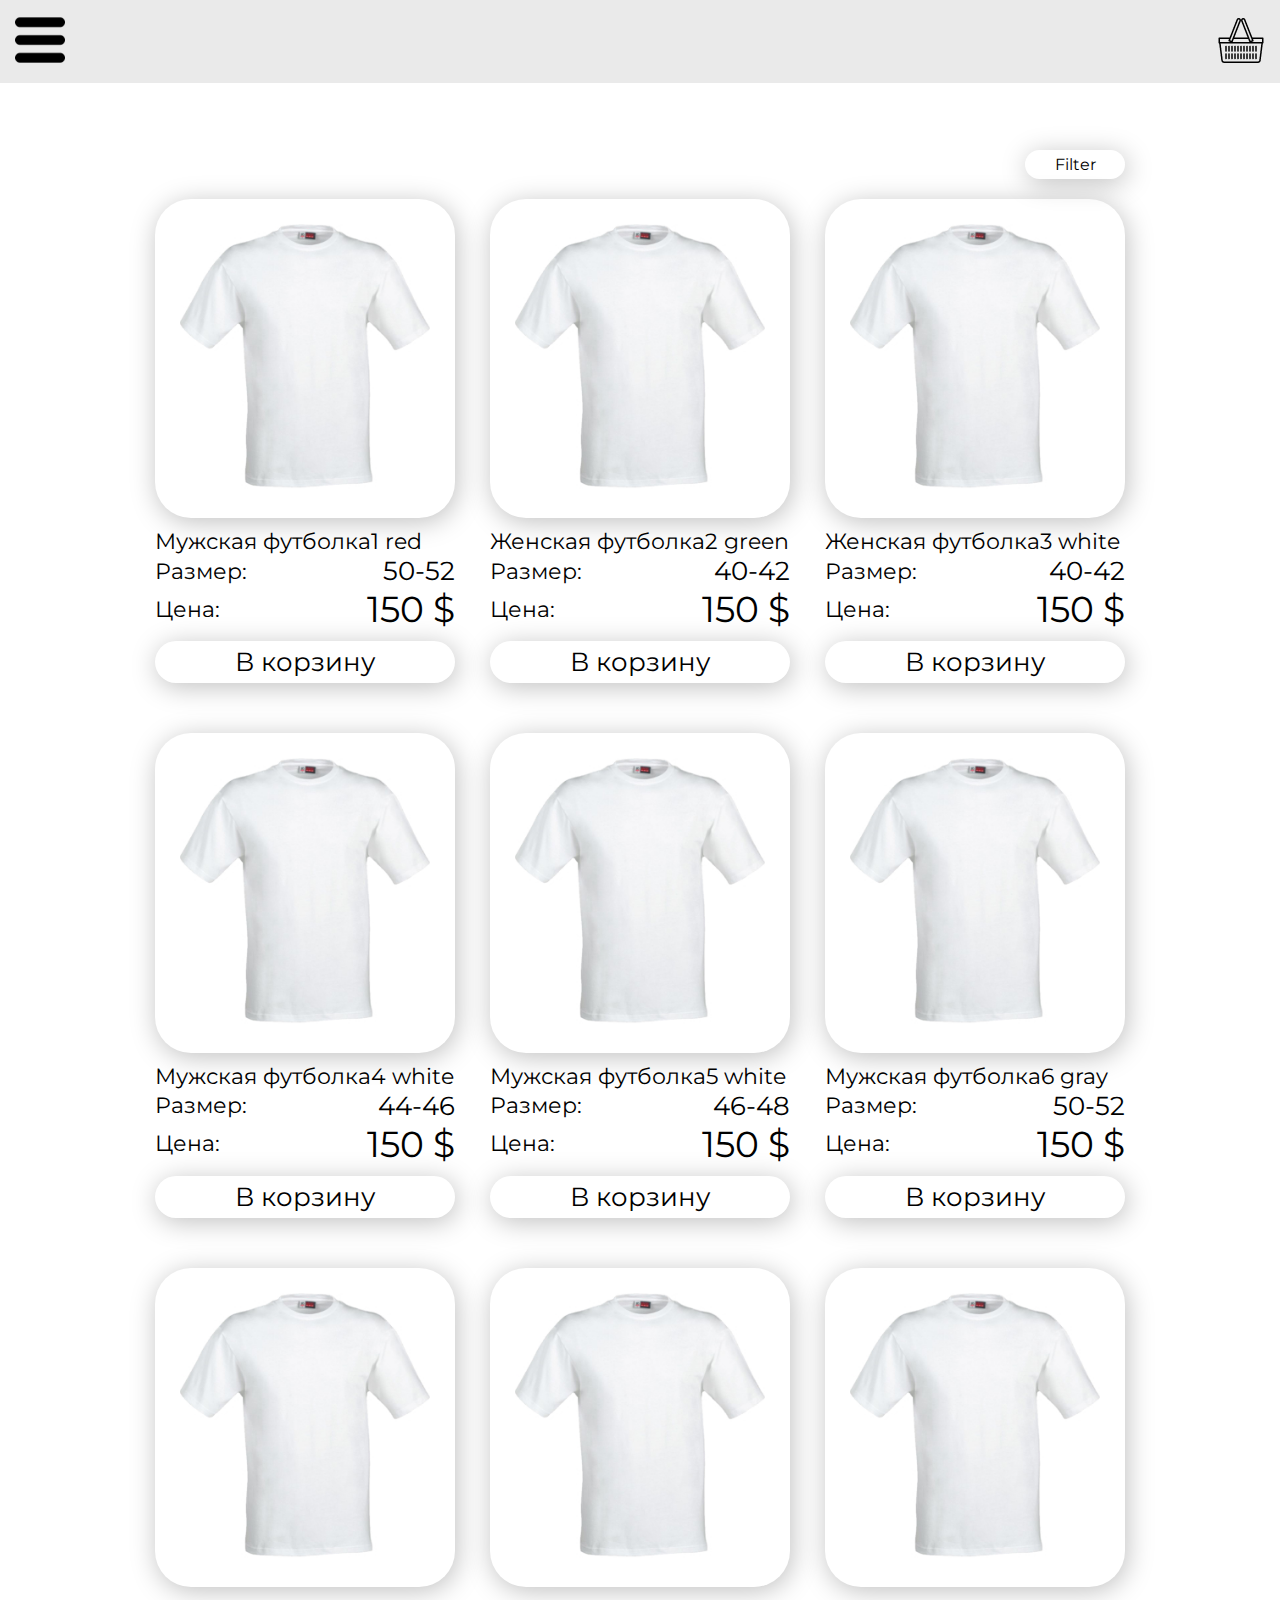
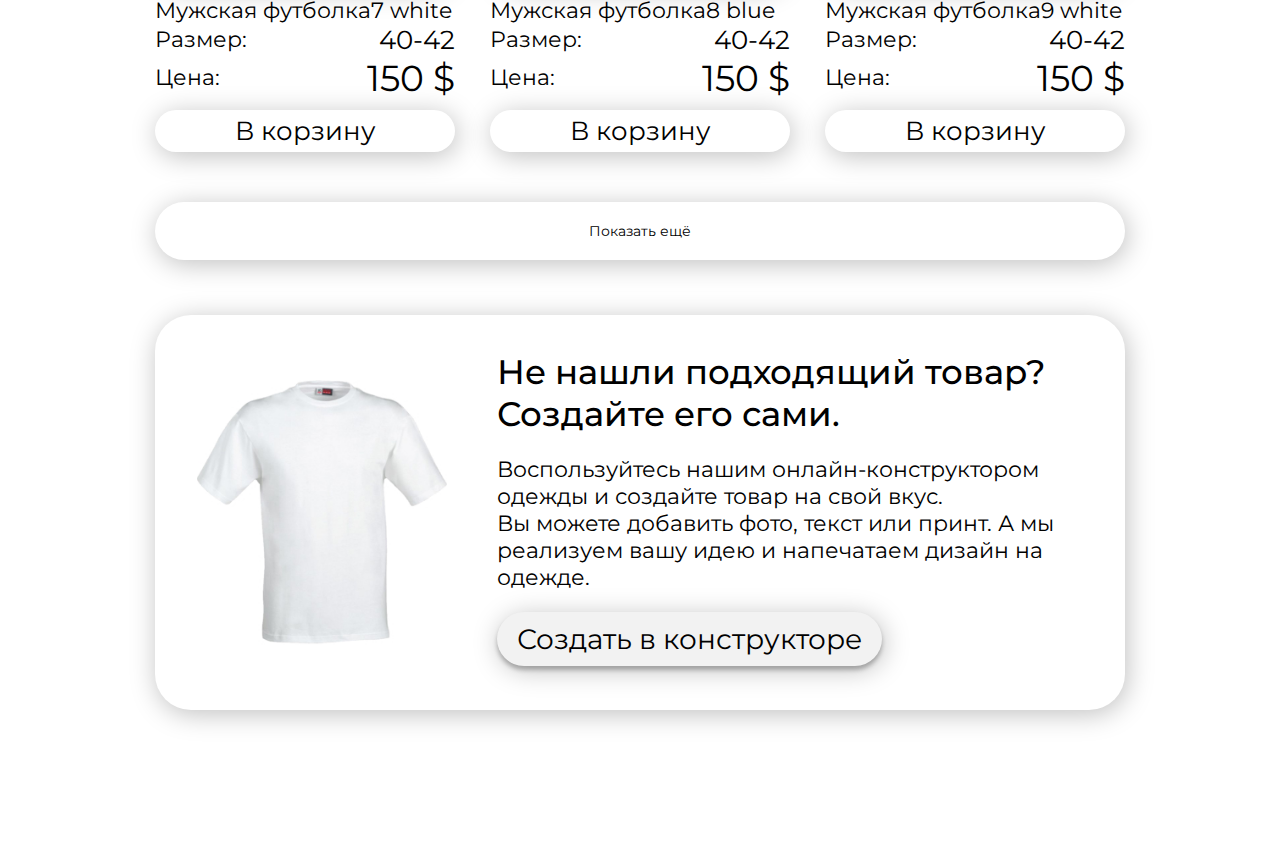
<file: views/index.html>
<!DOCTYPE html>
<html lang="en">
<head>
    <meta charset="UTF-8">
    <meta http-equiv="X-UA-Compatible" content="IE=edge">
    <meta name="viewport" content="width=device-width, initial-scale=1.0">
    <link rel="icon" type="image/png" href="../public/img/icons/storage.png">
    <link rel="stylesheet" href="../public/main.css">
    <link rel="preconnect" href="https://fonts.googleapis.com">
    <link rel="preconnect" href="https://fonts.gstatic.com" crossorigin>
    <link href="https://fonts.googleapis.com/css2?family=Montserrat:wght@300;400;500&display=swap" rel="stylesheet">
    <title>Closes store</title>
</head>
<body>
    <header>
        <div class="full__wrapper">
            <div class="header__container">
                <div class="contacts">
                    <div class="work__time">
                        Режим работы: 10.00-20.00
                    </div>
                    <div class="phone__number">
                        Телефон: <a href="tel:8(800)300-49-49">8(800)300-49-49</a>
                        <a href="#">Заказать обратный звонок</a>
                    </div>
                    <div class="email">
                        Почта: <a href="mailto:info@gmail.com">info@gmail.com</a>
                    </div>
                </div>
            </div>
            
            <div class="menu__wrapper">
                <div class="header__container">
                    <div class="menu">
                        <nav>
                            <ul>
                                <li><a href="#">О нас</a></li>
                                <li><a href="#">Доставка</a></li>
                                <li><a href="#">Оплата</a></li>
                                <li><a href="#">Отзывы</a></li>
                                <li><a href="#">Вопросы</a></li>
                                <li><a href="#">ОПТ</a></li>
                                <li><a href="#">Услуги</a></li>
                            </ul>
                        </nav>
                        <div class="info">
                            <div class="lang">Язык сайта: <a href="#">EN</a>/<a href="#">UA</a></div> 
                            <div class="phone__number"><a href="tel:8(800)300-49-49">8(800)300-49-49</a></div> 
                        </div>
                    </div>
                </div>
            </div>
    
            <div class="header__container">
                <div class="bottom__menu">
                    <nav>
                        <ul>
                            <li><a href="#">Каталог одежды</a></li>
                            <li><a href="#">Экипировка</a></li>
                            <li><a href="#">Форма под заказ</a></li>
                            <li><button class="create__button">Создать свой дизайн</button></li>
                            <li>
                                <button class="basket__button">
                                    <div class="basket">
                                        <div class="count" id="count">0</div>
                                        <img src="../public/img/icons/storage.png" alt="basket">
                                    </div>                                
                                    Корзина
                                </button>
                            </li>
                        </ul>
                    </nav>
                </div>
            </div>
        </div>
        <div class="adaptive__wrapper">
            <button id="menu__btn" class="menu__btn"><img src="../public/img/icons/menu.png" alt="menu"></button>
            <button class="adaptive__basket"><img src="../public/img/icons/storage.png" alt="storage"></button>
        </div>
        <div class="adaptive__header header-toggle">
            <ul>
                <li><a href="#">Каталог одежды</a></li>
                <li><a href="#">Экипировка</a></li>
                <li><a href="#">Форма под заказ</a></li>
                <li><a href="#">Создать свой дизайн</a></li>
                <li><a href="#">О нас</a></li>
                <li><a href="#">Доставка</a></li>
                <li><a href="#">Оплата</a></li>
                <li><a href="#">Отзывы</a></li>
                <li><a href="#">Вопросы</a></li>
                <li><a href="#">ОПТ</a></li>
                <li><a href="#">Услуги</a></li>
            </ul>
        </div>
    </header>

    <section class="main__section">
        <div class="container">
            <div class="row">
                <div class="sidebar sidebar-toggle">
                    <div class="sidebar__wrapper">
                        <div class="check__block">
                            <div class="check__head">Пол:</div>
                            <form class="gender__form">
                                <label>
                                    <input class="real__checkbox" type="checkbox" name="gender" value="woman">
                                    <span class="custom__checkbox"></span>
                                    Женские
                                </label>
                                <label>
                                    <input class="real__checkbox" type="checkbox" name="gender" value="man">
                                    <span class="custom__checkbox"></span>
                                    Мужские
                                </label>
                                <label>
                                    <input class="real__checkbox" type="checkbox" name="gender" value="two">
                                    <span class="custom__checkbox"></span>
                                    Унисекс
                                </label>
                            </form>
                        </div>

                        <div class="check__block">
                            <div class="check__head">Тип:</div>
                            <form class="type__form">
                                <label>
                                    <input class="real__checkbox" type="checkbox" name="type" value="with">
                                    <span class="custom__checkbox"></span>
                                    С рукавом
                                </label>
                                <label>
                                    <input class="real__checkbox" type="checkbox" name="type" value="without">
                                    <span class="custom__checkbox"></span>
                                    Без рукава
                                </label>
                            </form>
                        </div>

                        <div class="check__block">
                            <div class="check__head">Цвет:</div>
                            <form class="color__form">
                                <label>
                                    <input class="real__checkbox" type="checkbox" name="color" value="white">
                                    <span class="custom__checkbox"></span>
                                    Белый
                                </label>
                                <label>
                                    <input class="real__checkbox" type="checkbox" name="color" value="black">
                                    <span class="custom__checkbox"></span>
                                    Черный
                                </label>
                                <label>
                                    <input class="real__checkbox" type="checkbox" name="color" value="gray">
                                    <span class="custom__checkbox"></span>
                                    Серый
                                </label>
                                <label class="color_hidden">
                                    <input class="real__checkbox" type="checkbox" name="color" value="red">
                                    <span class="custom__checkbox"></span>
                                    Красный
                                </label>
                                <label class="color_hidden">
                                    <input class="real__checkbox" type="checkbox" name="color" value="green">
                                    <span class="custom__checkbox"></span>
                                    Зеленый
                                </label>
                                <label class="color_hidden">
                                    <input class="real__checkbox" type="checkbox" name="color" value="blue">
                                    <span class="custom__checkbox"></span>
                                    Синий
                                </label>
                                <label class="color_hidden">
                                    <input class="real__checkbox" type="checkbox" name="color" value="fiolet">
                                    <span class="custom__checkbox"></span>
                                    Фиолетовый
                                </label>
                                
                                <a class="show__more" href="#" id="color">Посмотреть все</a>
                            </form>
                        </div>

                        <div class="check__block">
                            <div class="check__head">Размер:</div>
                            <form class="size__form">
                                <label>
                                    <input class="real__checkbox" type="checkbox" name="size" value="40-42">
                                    <span class="custom__checkbox"></span>
                                    40-42
                                </label>
                                <label>
                                    <input class="real__checkbox" type="checkbox" name="size" value="42-44">
                                    <span class="custom__checkbox"></span>
                                    42-44
                                </label>
                                <label>
                                    <input class="real__checkbox" type="checkbox" name="size" value="44-46">
                                    <span class="custom__checkbox"></span>
                                    44-46
                                </label>
                                <label class="size_hidden">
                                    <input class="real__checkbox" type="checkbox" name="size" value="46-48">
                                    <span class="custom__checkbox"></span>
                                    46-48
                                </label>
                                <label class="size_hidden">
                                    <input class="real__checkbox" type="checkbox" name="size" value="48-50">
                                    <span class="custom__checkbox"></span>
                                    48-50
                                </label>
                                <label class="size_hidden">
                                    <input class="real__checkbox" type="checkbox" name="size" value="50-52">
                                    <span class="custom__checkbox"></span>
                                    50-52
                                </label>
                                

                                <a class="show__more" href="#" id="size">Посмотреть все</a>
                            </form>
                        </div>

                        <div class="check__block">
                            <div class="check__head">Принт:</div>
                            <form class="print__form">
                                <label>
                                    <input class="real__checkbox" type="checkbox" name="print" value="animals">
                                    <span class="custom__checkbox"></span>
                                    Животные
                                </label>
                                <label>
                                    <input class="real__checkbox" type="checkbox" name="print" value="country">
                                    <span class="custom__checkbox"></span>
                                    Страны и флаги
                                </label>
                                <label>
                                    <input class="real__checkbox" type="checkbox" name="print" value="feminine">
                                    <span class="custom__checkbox"></span>
                                    Женские принт
                                </label>
                                <label class="print_hidden">
                                    <input class="real__checkbox" type="checkbox" name="print" value="cars">
                                    <span class="custom__checkbox"></span>
                                    Авто
                                </label>
                                <label class="print_hidden">
                                    <input class="real__checkbox" type="checkbox" name="print" value="superhero">
                                    <span class="custom__checkbox"></span>
                                    Супергерои
                                </label>
                                <label class="print_hidden">
                                    <input class="real__checkbox" type="checkbox" name="print" value="films">
                                    <span class="custom__checkbox"></span>
                                    Фильмы
                                </label>

                                <a class="show__more" href="#" id="print">Посмотреть все</a>
                            </form>
                        </div>
                    </div>
                </div>
                <div class="main">
                    <div class="adptive__side">
                        <button id="show__side">
                            Filter
                        </button>
                    </div>
                    <div class="cards">
                        
                        <!--cards add dinamic in js-->
                        
                    </div>
                    <button class="more__btn">Показать ещё</button>

                    <div class="creator__block">
                        <img src="../public/img/cards/tshirt.jpg" alt="tshirt">
                        <div class="creator__text">
                            <div class="creator__head">
                                <p>Не нашли подходящий товар?</p>
                                <p>Создайте его сами.</p>
                            </div>
                            <div class="creator__info">
                                <p>
                                    Воспользуйтесь нашим онлайн-конструктором одежды
                                    и создайте товар на свой вкус. 
                                </p>
                                <p>
                                    Вы можете добавить фото, текст или принт.
                                    А мы реализуем вашу идею и напечатаем дизайн
                                    на одежде.
                                </p>
                            </div>
                           
                            <button class="create__btn">Создать в конструкторе</button>
                        </div>
                    </div>
                </div>
            </div>
        </div>
    </section>

    <footer>
        <div class="full__footer">
            <div class="footer__container">
                <div class="column__menu">
                    <div class="column">
                        <a href="#">Оплата</a>
                        <a href="#">Возврат</a>
                        <a href="#">Доставка</a>
                        <a href="#">Вопросы</a>
                    </div>
                    <div class="column">
                        <a href="#">О нас</a>
                        <a href="#">Услуги</a>
                        <a href="#">Отзывы</a>
                        <a href="#">Оптовый отдел</a>
                    </div>
                    <div class="column">
                        <a href="#">Каталог</a>
                        <a href="#">Размерная сетка</a>
                        <a href="#">Комнадная форма</a>
                        <a href="#">Создание дизайна формы </a>
                    </div>
                </div>
    
                <div class="info__menu">
                    <div class="phone__number">
                        <a href="tel:8(800)300-49-49">8(800)300-49-49</a>
                    </div>
                    <div class="email">
                        <a href="mailto:info@gmail.com">info@gmail.com</a>
                    </div>
                    <div class="social__links">
                        <a href="#"><span class="social__link"></span></a>
                        <a href="#"><span class="social__link"></span></a>
                        <a href="#"><span class="social__link"></span></a>
                        <a href="#"><span class="social__link"></span></a>
                    </div>
                </div>
            </div>
    
            <div class="footer__wrapper">
                <div class="footer__container">
                    <div class="bottom__footer">
                        <div class="first__line">
                            <a href="#">Футбольная форма</a>
                            <a href="#">Волейбольная форма</a>
                            <a href="#">Гимнастический купальник</a>
                            <a href="#">Гиревая форма</a>
                            <a href="#">Тяжелоатлетический костюм</a>
                        </div>
                        <div class="second__line">
                            <a href="#">Майки</a>
                            <a href="#">Футболки</a>
                            <a href="#">Леггинсы</a>
                            <a href="#">Велосипедки</a>
                            <a href="#">Маски</a>
                            <a href="#">Ремни</a>
                            <a href="#">Штангетки</a>
                            <a href="#">Магнезия</a>
                        </div>
                    </div>
                </div>
            </div>
        </div>
    </footer>


    <script type="module" src="../js/addProducts.js"></script>
    <script src="../js/animateFilter.js"></script>
    <script src="../js/adaptive.js"></script>
</body>
</html>
</file>
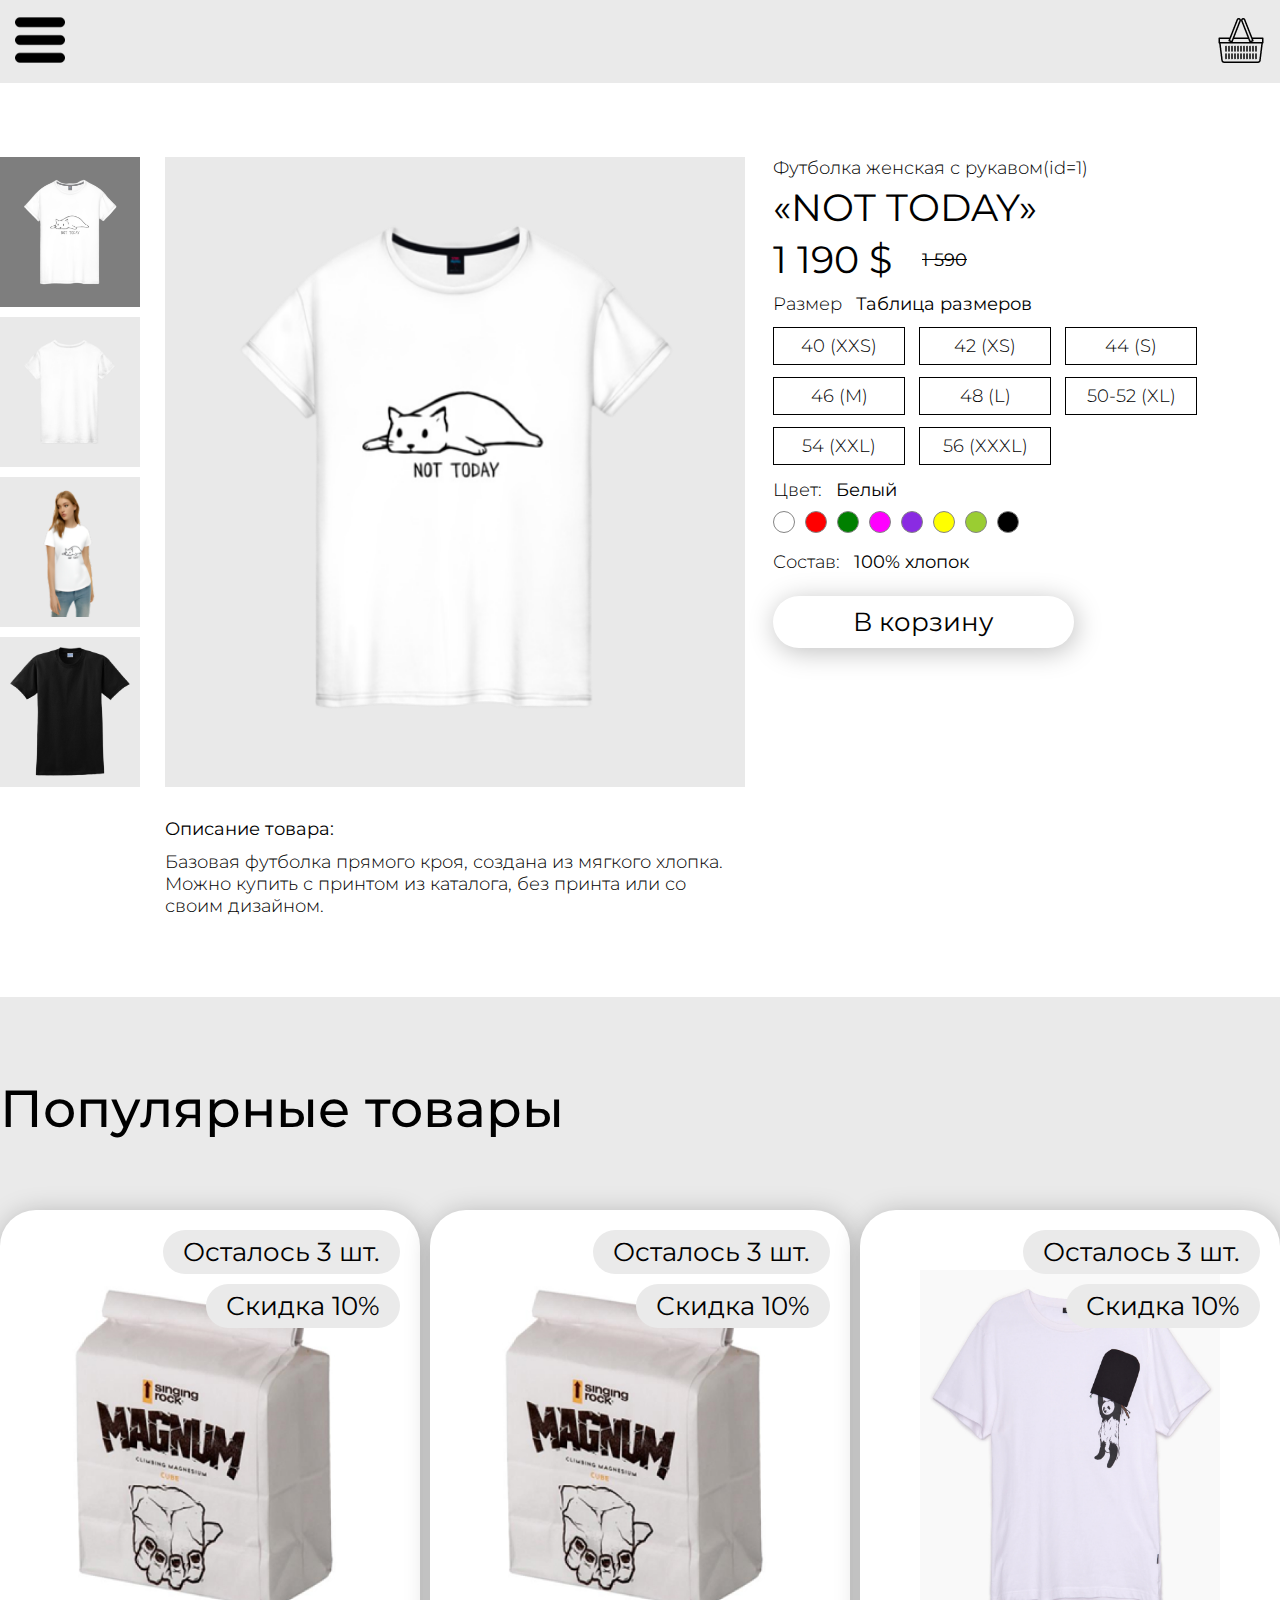
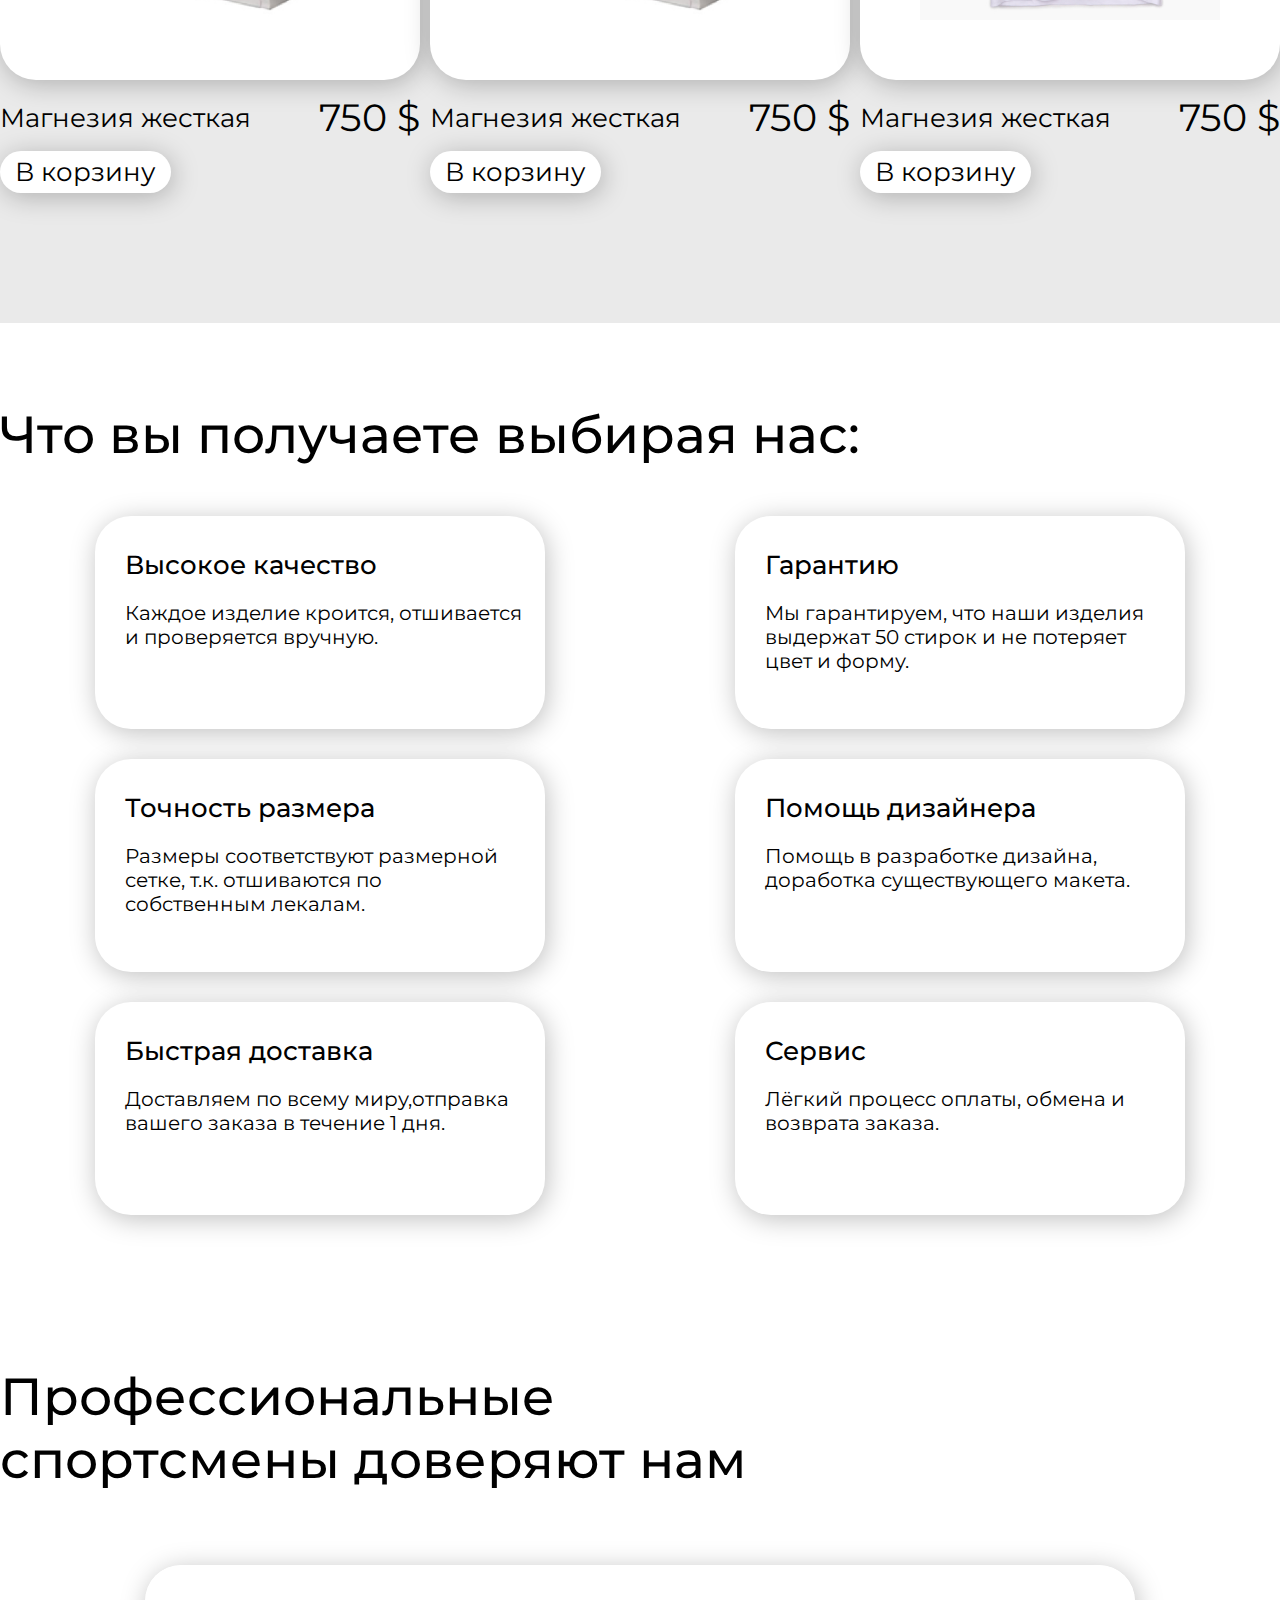
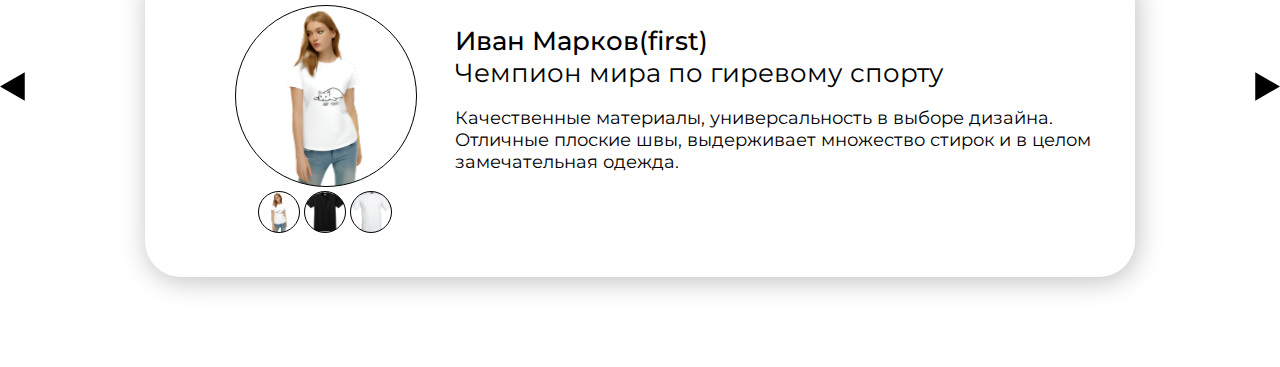
<file: views/product.html>
<!DOCTYPE html>
<html lang="en">
<head>
    <meta charset="UTF-8">
    <meta http-equiv="X-UA-Compatible" content="IE=edge">
    <meta name="viewport" content="width=device-width, initial-scale=1.0">
    <link rel="icon" type="image/png" href="../public/img/icons/storage.png">
    <link rel="stylesheet" href="../public/productStyle.css">
    <link rel="preconnect" href="https://fonts.googleapis.com">
    <link rel="preconnect" href="https://fonts.gstatic.com" crossorigin>
    <link href="https://fonts.googleapis.com/css2?family=Montserrat:wght@300;400;500&display=swap" rel="stylesheet">
    <title>Closes store</title>
</head>
<body>
    <header>
        <div class="full__wrapper">
            <div class="header__container">
                <div class="contacts">
                    <div class="work__time">
                        Режим работы: 10.00-20.00
                    </div>
                    <div class="phone__number">
                        Телефон: <a href="tel:8(800)300-49-49">8(800)300-49-49</a>
                        <a href="#">Заказать обратный звонок</a>
                    </div>
                    <div class="email">
                        Почта: <a href="mailto:info@gmail.com">info@gmail.com</a>
                    </div>
                </div>
            </div>
            
            <div class="menu__wrapper">
                <div class="header__container">
                    <div class="menu">
                        <nav>
                            <ul>
                                <li><a href="#">О нас</a></li>
                                <li><a href="#">Доставка</a></li>
                                <li><a href="#">Оплата</a></li>
                                <li><a href="#">Отзывы</a></li>
                                <li><a href="#">Вопросы</a></li>
                                <li><a href="#">ОПТ</a></li>
                                <li><a href="#">Услуги</a></li>
                            </ul>
                        </nav>
                        <div class="info">
                            <div class="lang">Язык сайта: <a href="#">EN</a>/<a href="#">UA</a></div> 
                            <div class="phone__number"><a href="tel:8(800)300-49-49">8(800)300-49-49</a></div> 
                        </div>
                    </div>
                </div>
            </div>
    
            <div class="header__container">
                <div class="bottom__menu">
                    <nav>
                        <ul>
                            <li><a href="../views/index.html">Каталог одежды</a></li>
                            <li><a href="#">Экипировка</a></li>
                            <li><a href="#">Форма под заказ</a></li>
                            <li><button class="create__button">Создать свой дизайн</button></li>
                            <li>
                                <button class="basket__button">
                                    <div class="basket">
                                        <div class="count" id="count">0</div>
                                        <img src="../public/img/icons/storage.png" alt="basket">
                                    </div>                                
                                    Корзина
                                </button>
                            </li>
                        </ul>
                    </nav>
                </div>
            </div>
        </div>
        <div class="adaptive__wrapper">
            <button id="menu__btn" class="menu__btn"><img src="../public/img/icons/menu.png" alt="menu"></button>
            <button class="adaptive__basket"><img src="../public/img/icons/storage.png" alt="storage"></button>
        </div>
        <div class="adaptive__header header-toggle">
            <ul>
                <li><a href="../views/index.html">Каталог одежды</a></li>
                <li><a href="#">Экипировка</a></li>
                <li><a href="#">Форма под заказ</a></li>
                <li><a href="#">Создать свой дизайн</a></li>
                <li><a href="#">О нас</a></li>
                <li><a href="#">Доставка</a></li>
                <li><a href="#">Оплата</a></li>
                <li><a href="#">Отзывы</a></li>
                <li><a href="#">Вопросы</a></li>
                <li><a href="#">ОПТ</a></li>
                <li><a href="#">Услуги</a></li>
            </ul>
        </div>
    </header>

    <section class="product__section">
        <div class="product__container">
            <div class="show__product">
                <div class="img__slider">
                    <div class="small__imgs">
                        <img class="small__item" src="../public/img/cards/girl_tshirt.png" alt="tshirt">
                        <img class="small__item" src="../public/img/cards/back.png" alt="tshirt">
                        <img class="small__item" src="../public/img/cards/girl.png" alt="tshirt">
                        <img class="small__item" src="../public/img/cards/pngegg.png" alt="tshirt">
                    </div>
                    <div class="main__img">
                        <img class="main__item" src="../public/img/cards/girl_tshirt.png" alt="tshirt">
                    </div>
                </div>
                <div class="discribing__product">
                    <span class="discribing__head">Описание товара:</span>
                    <p> 
                        Базовая футболка прямого кроя, создана из мягкого хлопка. 
                        Можно купить с принтом из каталога, без принта или со своим дизайном.
                    </p> 
                </div>
            </div>
            <div class="info__product">
                <div class="product__type">
                    Футболка женская с рукавом(id=1)
                </div>
                <div class="product__name">
                    «NOT TODAY»
                </div>
                <div class="product__price">
                    <div class="now__price">1 190 $</div> 
                    <div class="discount__price"><s>1 590</s></div>
                </div>
                <div class="size__head">
                    <div class="size__name">Размер</div>
                    <div class="t_size">Таблица размеров</div>
                </div>
                <div class="radio__block">
                    <form class="size-product__form">
                        <label>
                            <input class="real__radio" type="radio" name="size" value="HTML">
                            <span class="custom__radio">40 (XXS)</span>
                        </label>
                        <label>
                            <input class="real__radio" type="radio" name="size" value="CSS">
                            <span class="custom__radio">42 (XS)</span>
                        </label>
                        <label>
                            <input class="real__radio" type="radio" name="size" value="JS">
                            <span class="custom__radio">44 (S)</span>
                        </label>
                        <label>
                            <input class="real__radio" type="radio" name="size" value="JS">
                            <span class="custom__radio">46 (M)</span>
                        </label>
                        <label>
                            <input class="real__radio" type="radio" name="size" value="JS">
                            <span class="custom__radio">48 (L)</span>
                        </label>
                        <label>
                            <input class="real__radio" type="radio" name="size" value="JS">
                            <span class="custom__radio">50-52 (XL)</span>
                        </label>
                        <label>
                            <input class="real__radio" type="radio" name="size" value="JS">
                            <span class="custom__radio">54 (XXL)</span>
                        </label>
                        <label>
                            <input class="real__radio" type="radio" name="size" value="JS">
                            <span class="custom__radio">56 (XXXL)</span>
                        </label>
                    </form>
                </div>
                <div class="color__head">
                    <div class="color__name">Цвет:</div>
                    <div class="color__value">Белый</div>
                </div>

                <div class="color-radio__block">
                    <form class="color-product__form">
                        <label>
                            <input class="color-real__radio" type="radio" name="color" value="Белый">
                            <span class="color-custom__radio" style="background-color: white;"></span>
                        </label>
                        <label>
                            <input class="color-real__radio" type="radio" name="color" value="Красный">
                            <span class="color-custom__radio" style="background-color: red;"></span>
                        </label>
                        <label>
                            <input class="color-real__radio" type="radio" name="color" value="Зеленый">
                            <span class="color-custom__radio" style="background-color: green;"></span>
                        </label>
                        <label>
                            <input class="color-real__radio" type="radio" name="color" value="Розовый">
                            <span class="color-custom__radio" style="background-color: fuchsia;"></span>
                        </label>
                        <label>
                            <input class="color-real__radio" type="radio" name="color" value="Фиолетовый">
                            <span class="color-custom__radio" style="background-color: blueviolet;"></span>
                        </label>
                        <label>
                            <input class="color-real__radio" type="radio" name="color" value="Желтый">
                            <span class="color-custom__radio" style="background-color: yellow;"></span>
                        </label>
                        <label>
                            <input class="color-real__radio" type="radio" name="color" value="Светло-зеленый">
                            <span class="color-custom__radio" style="background-color: yellowgreen;"></span>
                        </label>
                        <label>
                            <input class="color-real__radio" type="radio" name="color" value="Черный">
                            <span class="color-custom__radio" style="background-color: black;"></span>
                        </label>
                    </form>
                </div>
                <div class="compound__head">
                    <div class="compound__name">Состав:</div>
                    <div class="compound__value">100% хлопок</div>
                </div>
                <button class="basket__btn" id="basket_main" value="1">В корзину</button>
            </div>
        </div>

        <div class="popular__product">
            <div class="popular-product__container">
                <div class="popular__head">
                    Популярные товары
                </div>
                <div class="popular__cards">
                    <div class="popular-card__wrapper">
                        <div class="popular__card">
                            <div class="flags">
                                <div class="flag__item">Осталось 3 шт.</div>
                                <div class="flag__item">Скидка 10%</div>
                            </div>
                            <a class="popular-card__link" href="#">
                                <div class="product-card__img">
                                    <img src="../public/img/cards/image 15.jpg" alt="">
                                </div>
                                <div class="product-card__info">
                                    <div class="popular__price">
                                        <div class="poular__name">Магнезия жесткая</div>
                                        <div class="popular-price__value">750 $</div>
                                    </div>
                                </div>
                            </a>
                            <button class="popular__basket" value="1">В корзину</button>
                        </div>
                    </div>

                    <div class="popular-card__wrapper">
                        <div class="popular__card">
                            <div class="flags">
                                <div class="flag__item">Осталось 3 шт.</div>
                                <div class="flag__item">Скидка 10%</div>
                            </div>
                            <a class="popular-card__link" href="#">
                                <div class="product-card__img">
                                    <img src="../public/img/cards/image 15.jpg" alt="">
                                </div>
                                <div class="product-card__info">
                                    <div class="popular__price">
                                        <div class="poular__name">Магнезия жесткая</div>
                                        <div class="popular-price__value">750 $</div>
                                    </div>
                                </div>
                            </a>
                            <button class="popular__basket" value="1">В корзину</button>
                        </div>
                    </div>

                    <div class="popular-card__wrapper">
                        <div class="popular__card">
                            <div class="flags">
                                <div class="flag__item">Осталось 3 шт.</div>
                                <div class="flag__item">Скидка 10%</div>
                            </div>
                            <a class="popular-card__link" href="#">
                                <div class="product-card__img">
                                    <img src="../public/img/cards/image17.jpg" alt="">
                                </div>
                                <div class="product-card__info">
                                    <div class="popular__price">
                                        <div class="poular__name">Магнезия жесткая</div>
                                        <div class="popular-price__value">750 $</div>
                                    </div>
                                </div>
                            </a>
                            <button class="popular__basket" value="1">В корзину</button>
                        </div>
                    </div>
                </div>
            </div>
        </div>

        <div class="advantages">
            <div class="adv__container">
                <div class="adv__head">
                    Что вы получаете выбирая нас:
                </div>
                <div class="adv__block">
                    <div class="adv__items">
                        <div class="item__head">Высокое качество</div>
                        <div class="item__text">
                            Каждое изделие кроится, отшивается и проверяется вручную.
                        </div>
                    </div>

                    <div class="adv__items">
                        <div class="item__head">Гарантию</div>
                        <div class="item__text">
                            Мы гарантируем, что наши изделия выдержат 50 стирок и не потеряет цвет и форму.
                        </div>
                    </div>

                    <div class="adv__items">
                        <div class="item__head">Точность размера</div>
                        <div class="item__text">
                            Размеры соответствуют размерной сетке, т.к. отшиваются по собственным лекалам. 
                        </div>
                    </div>

                    <div class="adv__items">
                        <div class="item__head">Помощь дизайнера</div>
                        <div class="item__text">
                            Помощь в разработке дизайна, доработка существующего макета.
                        </div>
                    </div>

                    <div class="adv__items">
                        <div class="item__head">Быстрая доставка</div>
                        <div class="item__text">
                            Доставляем по всему миру,отправка вашего заказа в течение 1 дня.
                        </div>
                    </div>

                    <div class="adv__items">
                        <div class="item__head">Сервис</div>
                        <div class="item__text">
                            Лёгкий процесс оплаты, обмена и возврата заказа.
                        </div>
                    </div>
                </div>
            </div>
        </div>

        <div class="info__sport">
            <div class="sport__container">
                <div class="sport__head">
                    Профессиональные спортсмены доверяют нам
                </div>
                <div class="slider">
                    <div class="slider__line">
                        <div class="slider__item">
                            <div class="img__block">
                                <div class="main-img__block">
                                    <span></span>
                                </div>
                                <div class="small-img__block">
                                    <span class="small-block__item"></span>
                                    <span class="small-block__item"></span>
                                    <span class="small-block__item"></span>
                                </div>
                            </div>
                            <div class="text__block">
                                <div class="sport__name">Иван Марков(first)</div>
                                <div class="sport__status">Чемпион мира по гиревому спорту</div>
                                <div class="sport__discribing">
                                    Качественные материалы, универсальность в выборе дизайна. Отличные плоские швы, выдерживает множество стирок и в целом замечательная одежда.
                                </div>
                            </div>
                        </div>
                        <div class="slider__item">
                            <div class="img__block">
                                <div class="main-img__block">
                                    <span></span>
                                </div>
                                <div class="small-img__block">
                                    <span class="small-block__item"></span>
                                    <span class="small-block__item"></span>
                                    <span class="small-block__item"></span>
                                </div>
                            </div>
                            <div class="text__block">
                                <div class="sport__name">Иван Марков</div>
                                <div class="sport__status">Чемпион мира по гиревому спорту</div>
                                <div class="sport__discribing">
                                    Качественные материалы, универсальность в выборе дизайна. Отличные плоские швы, выдерживает множество стирок и в целом замечательная одежда.
                                </div>
                            </div>
                        </div>
                        <div class="slider__item">
                            <div class="img__block">
                                <div class="main-img__block">
                                    <span></span>
                                </div>
                                <div class="small-img__block">
                                    <span class="small-block__item"></span>
                                    <span class="small-block__item"></span>
                                    <span class="small-block__item"></span>
                                </div>
                            </div>
                            <div class="text__block">
                                <div class="sport__name">Иван Марков</div>
                                <div class="sport__status">Чемпион мира по гиревому спорту</div>
                                <div class="sport__discribing">
                                    Качественные материалы, универсальность в выборе дизайна. Отличные плоские швы, выдерживает множество стирок и в целом замечательная одежда.
                                </div>
                            </div>
                        </div>

                        <div class="slider__item">
                            <div class="img__block">
                                <div class="main-img__block">
                                    <span id="main-img"></span>
                                </div>
                                <div class="small-img__block">
                                    <span class="small-block__item"></span>
                                    <span class="small-block__item"></span>
                                    <span class="small-block__item"></span>
                                </div>
                            </div>
                            <div class="text__block">
                                <div class="sport__name">Иван Марков</div>
                                <div class="sport__status">Чемпион мира по гиревому спорту</div>
                                <div class="sport__discribing">
                                    Качественные материалы, универсальность в выборе дизайна. Отличные плоские швы, выдерживает множество стирок и в целом замечательная одежда.
                                </div>
                            </div>
                        </div>

                        <div class="slider__item">
                            <div class="img__block">
                                <div class="main-img__block">
                                    <span></span>
                                </div>
                                <div class="small-img__block">
                                    <span class="small-block__item"></span>
                                    <span class="small-block__item"></span>
                                    <span class="small-block__item"></span>
                                </div>
                            </div>
                            <div class="text__block">
                                <div class="sport__name">Иван Марков(last)</div>
                                <div class="sport__status">Чемпион мира по гиревому спорту</div>
                                <div class="sport__discribing">
                                    Качественные материалы, универсальность в выборе дизайна. Отличные плоские швы, выдерживает множество стирок и в целом замечательная одежда.
                                </div>
                            </div>
                        </div>
                    </div>
                    
                </div>
                <div class="slide__btn">
                    <button id="prev"><img src="../public/img/icons/Polygon 3.svg" alt=""></button>
                    <button id="next"><img src="../public/img/icons/Polygon 5.svg" alt=""></button>
                </div>
            </div>
        </div>
    </section>

    <footer>
        <div class="full__footer">
            <div class="footer__container">
                <div class="column__menu">
                    <div class="column">
                        <a href="#">Оплата</a>
                        <a href="#">Возврат</a>
                        <a href="#">Доставка</a>
                        <a href="#">Вопросы</a>
                    </div>
                    <div class="column">
                        <a href="#">О нас</a>
                        <a href="#">Услуги</a>
                        <a href="#">Отзывы</a>
                        <a href="#">Оптовый отдел</a>
                    </div>
                    <div class="column">
                        <a href="#">Каталог</a>
                        <a href="#">Размерная сетка</a>
                        <a href="#">Комнадная форма</a>
                        <a href="#">Создание дизайна формы </a>
                    </div>
                </div>
    
                <div class="info__menu">
                    <div class="phone__number">
                        <a href="tel:8(800)300-49-49">8(800)300-49-49</a>
                    </div>
                    <div class="email">
                        <a href="mailto:info@gmail.com">info@gmail.com</a>
                    </div>
                    <div class="social__links">
                        <a href="#"><span class="social__link"></span></a>
                        <a href="#"><span class="social__link"></span></a>
                        <a href="#"><span class="social__link"></span></a>
                        <a href="#"><span class="social__link"></span></a>
                    </div>
                </div>
            </div>
    
            <div class="footer__wrapper">
                <div class="footer__container">
                    <div class="bottom__footer">
                        <div class="first__line">
                            <a href="#">Футбольная форма</a>
                            <a href="#">Волейбольная форма</a>
                            <a href="#">Гимнастический купальник</a>
                            <a href="#">Гиревая форма</a>
                            <a href="#">Тяжелоатлетический костюм</a>
                        </div>
                        <div class="second__line">
                            <a href="#">Майки</a>
                            <a href="#">Футболки</a>
                            <a href="#">Леггинсы</a>
                            <a href="#">Велосипедки</a>
                            <a href="#">Маски</a>
                            <a href="#">Ремни</a>
                            <a href="#">Штангетки</a>
                            <a href="#">Магнезия</a>
                        </div>
                    </div>
                </div>
            </div>
        </div>
    </footer>
    
    <script type="module" src="../js/addBascketOnProdPage.js"></script>
    <script src="../js/changeImgPtoduct.js"></script>
    <script src="../js/slider.js"></script>
    <script src="../js/adaptive.js"></script>
</body>
</html>
</file>
<file: public/main.css>
* {
    margin: 0;
    padding: 0;
    font-family: 'Montserrat', sans-serif;
}

/*header styles*/

header {
    margin-top: 21px;
}

.header__container {
    max-width: 1600px;
    margin: 0 auto;
}

.adaptive__wrapper {
    display: none;
    background-color: #EAEAEA;
    padding-bottom: 15px;
}

.adaptive__basket {
    background-color: #EAEAEA;
    border: none;
    margin-top: 15px;
    margin-right: 15px;
}

.menu__btn {
    background-color: #EAEAEA;
    border: none;
    margin-top: 15px;
    margin-left: 15px;
}

.menu__btn img{
    width: 50px;
}
@media (min-width: 2200px) {
    .header__container {
        max-width: 1900px;
    }
}

@media (max-width: 1619px) {
    .header__container {
        max-width: 1360px;
    }
}

@media (max-width: 1519px) {
    .header__container {
        max-width: 1400px;
    }
}

@media (max-width: 1419px) {
    .header__container {
        max-width: 1350px;
    }
}


.contacts {
    display: flex;
    justify-content: space-between;
    font-size: 18px;
    margin-bottom: 14px;
}

.contacts a {
    text-decoration: none;
    color: black;
}


.menu__wrapper {
    background-color: #EAEAEA;
}

.menu {
    display: flex;
    
    justify-content: space-between;
    padding-top: 18px;
    padding-bottom: 12px;
}

.menu nav {
    background-color: #fff;
    padding-top: 10px;
    padding-bottom: 16px;;
    border: 2px solid #000000;
    border-radius: 61px;
}

.menu nav ul{
    display: flex;
}

.menu nav ul li {
    list-style-type: none;
    font-size: 26px;
    
}

.menu nav ul li a {
    padding-top: 10px;
    padding-bottom: 16px;
    text-decoration: none;
    color: #000000;
    padding-left: 30px;
    padding-right: 30px;
    transition: all .2s ease-in-out;
}

.menu nav ul li a:hover {
    background-color: #EAEAEA;
    border-radius: 61px;
}

.info {
    display: flex;
    flex-direction: column;
    align-items: flex-end;
    font-size: 18px;
}

.lang a {
    text-decoration: none;
    color: black;
}

.lang a:hover {
    border-bottom: 1px solid #000;
}

.info .phone__number {
    font-size: 26px;
}

.phone__number a {
    font-weight: 500;
    text-decoration: none;
    color: black;
}

.phone__number a:hover {
    border-bottom: 2px solid #000;
} 

.email a {
    font-weight: 500;
}

.email a:hover {
    border-bottom: 2px solid #000;
}

.bottom__menu nav ul li {
    list-style-type: none;
    font-size: 26px;
    font-weight: 500;
}

.bottom__menu {
    margin-top: 27px;
}

.basket__button {
    display: flex;
    position: relative;
    cursor: pointer;
    font-size: 26px;
    font-weight: 500;
    background: #D8D8D8;
    border: 2px solid #B4B4B4;
    border-radius: 61px;
    padding: 13px 30px;
}

.basket__button img {
    width: 38px;
    height: 35px;
    margin-right: 25px;
    vertical-align: bottom;
}

.count {
    background-color: #fff;
    padding: 0 5px;
    border-radius: 50%;
    position: absolute;
    font-size: 16px;
    left: 60px;
    top: 25px;
}

.create__button {
    cursor: pointer;
    font-size: 26px;
    font-weight: 500;
    background: #D8D8D8;
    border: 2px solid #B4B4B4;
    border-radius: 61px;
    padding: 13px 30px;

}

.bottom__menu nav ul{
    display: flex;
    justify-content: space-between;
    align-items: center;
}

.bottom__menu nav ul li a {
    text-decoration: none;
    color: #000;
    padding: 10px;
    transition: all .2s ease-in;
    border-radius: 30px;
}

.bottom__menu nav ul li a:hover {
    background-color: #EAEAEA;
}

/*main styles*/

.row {
    display: flex;
    margin-top: 67px;
}

.sidebar {
    width: 380px;
    background-color: #F4F4F4;
    height: fit-content;
}

.main {
    width: 1100px;
    margin-left: 80px;
}

.adptive__side {
    display: none;
}

@media (min-width: 3001px) {
    .main {
        margin-left: 0;
        width: 2100px;
    }
    .main__section {
        margin-left: 10%;
    }
}

@media (min-width: 2200px) and (max-width: 3000px) {
    .main {
        width: 1700px;
    }
    .sidebar {
        width: 400px;
    }
}

@media (max-width: 1650px) {
    .main {
        width: 1120px;
    }
    .sidebar {
        width: 350px;
    }
}

@media (max-width: 1619px) {
    .main {
        width: 1020px;
    }
    .sidebar {
        width: 350px;
    }
}

@media (max-width: 1519px) {
    .main {
        width: 970px;
    }
    .sidebar {
        width: 300px;
    }
}

@media (max-width: 1419px) {
    .main {
        max-width: 1270px;
        margin: 0 auto;
    }
    .sidebar {
        position: fixed;
        transition: transform .3s ease-in;
        bottom: 0;
        overflow-y: scroll;
        height: 100%;
    }
    .sidebar-toggle {
        position: fixed;
        transform: translateX(-150%);
        
    }
    .adptive__side {
        display: block;
    }
}

.cards {
    display: grid;
    grid-template-columns: repeat(auto-fill, minmax(300px, 1fr));
    column-gap: calc((100% - 900px)/2);
    justify-items: center;
}

@media (min-width: 2200px) {
    .cards {
        column-gap: 120px;
    }
}

.card__wrapper {
    margin-bottom: 50px;
    width: 300px;
    transition: transform .2s ease-in;
}

.card__wrapper:hover {
    transform: translateY(-10px);
}

.card__link {
    text-decoration: none;
    color: black
}

.card__img img {
    width: 250px;
}

.card__img {
    box-shadow: 2px 4px 27px rgba(0, 0, 0, 0.25);
    border-radius: 36px;
    padding: 25px;
}

.card__info {
    margin-top: 10px;
    font-size: 22px;
}

.size__info {
    display: flex;
    justify-content: space-between;
    align-items: center;
}

.price__info {
    display: flex;
    justify-content: space-between;
    align-items: center;
}

.size__value {
    font-size: 26px;
}

.price__value {
    font-size: 36px;
}

.add__basket {
    cursor: pointer;
    background: #FFFFFF;
    box-shadow: 2px 4px 27px rgba(0, 0, 0, 0.25);
    border-radius: 36px;
    width: 100%;
    font-size: 26px;
    border: none;
    margin-top: 10px;
    padding: 5px 0;
}

.add__basket:active {
    transform: translateY(4px);
}

.more__btn {
    width: 100%;
    background: #FFFFFF;
    box-shadow: 2px 4px 27px rgba(0, 0, 0, 0.25);
    border-radius: 98px;
    font-size: 54px;
    padding: 20px;
    border: none;
    cursor: pointer;
}


/*sidebar*/

.sidebar__wrapper {
    margin-left: 67px;
    margin-top: 50px;
}

.check__block {
    font-size: 20px;
    font-weight: 300;
    margin-bottom: 33px;
}

.check__block form {
    display: inline-grid;
}

.real__checkbox:checked + .custom__checkbox::before {
    content: "\2713";
    position: absolute;
    left: 50%;
    top:50%;
    transform: translate(-50%, -50%);
}

.real__checkbox {
    display: none;
}

.custom__checkbox {
    position: relative;
    display: inline-block;
    width: 16px;
    height: 16px;
    border: 1px solid #000000;
    vertical-align: middle;
}

.label__wrapper {
    display: block;
}

.check__head {
    font-size: 26px;
    font-weight: 500;
}

.check__block label {
    cursor: pointer;
    margin-top: 6px;
}

.show__more {
    font-size: 12px;
    text-decoration: none;
    color: #000;
}

.change__page {
    text-align: center;
    margin-top: 16px;
    font-size: 26px;
}

.change__page a {
    text-decoration: none;
    color: #000;
    margin-right: 20px;
}

.creator__block {
    display: flex;
    margin-top: 55px;
    box-shadow: 2px 4px 27px rgba(0, 0, 0, 0.25);
    border-radius: 36px;
    margin-bottom: 140px;
}

.creator__block img {
    width: 250px;
    margin-top: 65px;
    margin-bottom: 65px;
    margin-left: 42px;
}

.creator__head {
    font-size: 34px;
    font-weight: 500;
    margin-bottom: 21px;
}

.creator__info {
    font-size: 22px;
    margin-bottom: 21px;
    margin-right: 50px;
}

.create__btn {
    background: #F2F2F2;
    box-shadow: 2px 4px 27px rgba(0, 0, 0, 0.25), 0px 4px 4px rgba(0, 0, 0, 0.25);
    border-radius: 82px;
    border: none;
    padding: 10px 20px;
    font-size: 28px;
    cursor: pointer;
}

.creator__text {
    margin-left: 50px;
    margin-top: 36px;
}

/*footer*/

.footer__container {
    max-width: 1500px;
    margin: 0 auto;
    display: flex;
}

.column__menu {
    width: 900px;
    display: flex;
    justify-content: space-between;
}

.info__menu {
    line-height: 2;
    width: 600px;
    text-align: right;
}

.column {
    display: grid;
}

.column a {
    text-decoration: none;
    color: #000;
    font-size: 26px;
}

@media (min-width: 2200px) {
    .footer__container {
        max-width: 1900px;
    }
}

@media (max-width: 1619px) {
    .footer__container {
        max-width: 1360px;
    }
}

@media (max-width: 1519px) {
    .footer__container {
        max-width: 1400px;
    }
}

@media (max-width: 1419px) {
    .footer__container {
        max-width: 1350px;
    }
}

.info__menu .phone__number {
    font-size: 26px;
}

.info__menu .email a{
    font-size: 26px;
    text-decoration: none;
    color: #000;
}

.social__link {
    height: 50px;
    width: 50px;
    background-color: #bbb;
    border-radius: 50%;
    display: inline-block;
    margin-left: 20px;
}

.footer__wrapper {
    margin-top: 40px;
    background-color: #E5E5E5;
}

.bottom__footer {
    padding-top: 20px;
    width: 100%;
}

.first__line {
    font-weight: 300;
    font-size: 18px;
    display: flex;
    justify-content: space-between;
}

.second__line {
    font-weight: 300;
    font-size: 26px;
    display: flex;
    justify-content: space-between;
}

.first__line a {
    text-decoration: none;
    color: #000;
}

.second__line a {
    text-decoration: none;
    color: #000;
}

/*adaptive*/

@media (max-width: 1324px) {
    .full__wrapper {
        display: none;
    }

    header {
        margin-top: 0;
    }

    .adaptive__wrapper {
        display: flex;
        justify-content: space-between;
    }

    .full__footer {
        display: none;
    }

    .more__btn {
        font-size: 14px;
    }
} 

@media (max-width: 900px) {
   .creator__block {
    display: none;
   }
} 

@media (max-width: 399px) { 
    .card__wrapper {
        width: 270px;
    }
    .card__img img {
        width: 220px;
    }
}

.product__wrapper {
    display: flex;
    justify-content: space-between;
    max-width: 600px;
    margin: 0 auto;
    margin-top: 40px;
}

#show__side {
    cursor: pointer;
    background: #FFFFFF;
    box-shadow: 2px 4px 27px rgb(0 0 0 / 25%);
    border-radius: 36px;
    font-size: 16px;
    border: none;
    padding: 5px 0;
    width: 100px;
    margin-bottom: 20px;

}


.product__item {
    display: flex;
}

.product__img img{
    width: 100px;
}

.adptive__side {
    text-align: right;
}

.adaptive__header {
    text-align: center;
    background-color: #535353;
}

.adaptive__header a {
    color: #fff;
    text-decoration: none;
    font-size: 16px;

}

.adaptive__header li {
    padding: 20px 0;
}

.adaptive__header li:hover {
    background-color: rgb(102, 102, 102);
}

.header-toggle {
    display: none;
}
</file>
<file: public/productStyle.css>
* {
    margin: 0;
    padding: 0;
    font-family: 'Montserrat', sans-serif;
}

/*header styles*/

header {
    margin-top: 21px;
}

.header__container {
    max-width: 1600px;
    margin: 0 auto;
}

.adaptive__wrapper {
    display: none;
    background-color: #EAEAEA;
    padding-bottom: 15px;
}

.adaptive__basket {
    background-color: #EAEAEA;
    border: none;
    margin-top: 15px;
    margin-right: 15px;
}

.menu__btn {
    background-color: #EAEAEA;
    border: none;
    margin-top: 15px;
    margin-left: 15px;
}

.menu__btn img{
    width: 50px;
}
@media (min-width: 2200px) {
    .header__container {
        max-width: 1900px;
    }
}

@media (max-width: 1619px) {
    .header__container {
        max-width: 1360px;
    }
}

@media (max-width: 1519px) {
    .header__container {
        max-width: 1400px;
    }
}

@media (max-width: 1419px) {
    .header__container {
        max-width: 1350px;
    }
}

@media (max-width: 1324px) {
    .full__wrapper {
        display: none;
    }

    header {
        margin-top: 0;
    }

    .adaptive__wrapper {
        display: flex;
        justify-content: space-between;
    }

    .full__footer {
        display: none;
    }
} 


.contacts {
    display: flex;
    justify-content: space-between;
    font-size: 18px;
    margin-bottom: 14px;
}

.contacts a {
    text-decoration: none;
    color: black;
}


.menu__wrapper {
    background-color: #EAEAEA;
}

.menu {
    display: flex;
    
    justify-content: space-between;
    padding-top: 18px;
    padding-bottom: 12px;
}

.menu nav {
    background-color: #fff;
    padding-top: 10px;
    padding-bottom: 16px;;
    border: 2px solid #000000;
    border-radius: 61px;
}

.menu nav ul{
    display: flex;
}

.menu nav ul li {
    list-style-type: none;
    font-size: 26px;
    
}

.menu nav ul li a {
    padding-top: 10px;
    padding-bottom: 16px;
    text-decoration: none;
    color: #000000;
    padding-left: 30px;
    padding-right: 30px;
    transition: all .2s ease-in-out;
}

.menu nav ul li a:hover {
    background-color: #EAEAEA;
    border-radius: 61px;
}

.info {
    display: flex;
    flex-direction: column;
    align-items: flex-end;
    font-size: 18px;
}

.lang a {
    text-decoration: none;
    color: black;
}

.lang a:hover {
    border-bottom: 1px solid #000;
}

.info .phone__number {
    font-size: 26px;
}

.phone__number a {
    font-weight: 500;
    text-decoration: none;
    color: black;
}

.phone__number a:hover {
    border-bottom: 2px solid #000;
} 

.email a {
    font-weight: 500;
}

.email a:hover {
    border-bottom: 2px solid #000;
}

.bottom__menu nav ul li {
    list-style-type: none;
    font-size: 26px;
    font-weight: 500;
}

.bottom__menu {
    margin-top: 27px;
}

.basket__button {
    display: flex;
    position: relative;
    cursor: pointer;
    font-size: 26px;
    font-weight: 500;
    background: #D8D8D8;
    border: 2px solid #B4B4B4;
    border-radius: 61px;
    padding: 13px 30px;
}

.basket__button img {
    width: 38px;
    height: 35px;
    margin-right: 25px;
    vertical-align: bottom;
}

.count {
    background-color: #fff;
    padding: 0 5px;
    border-radius: 50%;
    position: absolute;
    font-size: 16px;
    left: 60px;
    top: 25px;
}

.create__button {
    cursor: pointer;
    font-size: 26px;
    font-weight: 500;
    background: #D8D8D8;
    border: 2px solid #B4B4B4;
    border-radius: 61px;
    padding: 13px 30px;

}

.bottom__menu nav ul{
    display: flex;
    justify-content: space-between;
    align-items: center;
}

.bottom__menu nav ul li a {
    text-decoration: none;
    color: #000;
    padding: 10px;
    transition: all .2s ease-in;
    border-radius: 30px;
}

.bottom__menu nav ul li a:hover {
    background-color: #EAEAEA;
}

.catalog__path {
    margin-top: 31px;
    margin-left: 11px;
    color: #000;
}

.catalog__path a {
    text-decoration: none;
    color: #000;
    font-size: 18px;
    font-weight: 300;
}

.product__container {
    max-width: 1600px;
    margin: 0 auto;
    margin-top: 74px;
    display: flex;
}

.img__slider {
    display: flex;
}

.small__imgs {
    display: grid;  
}

.small__item:last-child {
    margin-bottom: 0;
}
.small__imgs img {
    cursor: pointer;
    width: 120px;
    height: 130px;
    padding: 10px;
    background-color: #E9E9E9;
    margin-bottom: 10px;
}

.main__img {
    padding: 10px;
    background-color: #E9E9E9;
    margin-left: 25px;
}

.main__img img{
    width: 560px;
    height: 600px;
}

.discribing__product {
    font-weight: 300;
    font-size: 18px;
    margin-top: 31px;
    margin-left: 165px;
    width: 580px;
}

.discribing__product p {
    margin-top: 11px;
}

.discribing__head {
    font-weight: 400;
}

@media (min-width: 2200px) {
    .product__container {
        max-width: 1900px;
    }
}

@media (max-width: 1619px) {
    .product__container {
        max-width: 1360px;
    }
}

@media (max-width: 1519px) {
    .product__container {
        max-width: 1400px;
    }
}

@media (max-width: 1419px) {
    .product__container {
        max-width: 1350px;
    }
}

.info__product {
    margin-left: 28px;
}

.product__type {
    font-size: 18px;
    font-weight: 300;
}

.product__name {
    font-size: 38px;
    margin-top: 5px;
}

.product__price {
    display: flex;
    align-items: center;
    margin-top: 5px;
}

.now__price {
    font-size: 38px;
}

.discount__price {
    font-size: 18px;
    margin-left: 30px;
}

.size__head {
    display: flex;
    font-size: 18px;
    margin-top: 10px;
}

.t_size {
    margin-left: 14px;
}

.size__name {
    font-weight: 300;
}

.real__radio:checked + .custom__radio{
    box-shadow: 2px 4px 37px rgba(0, 0, 0, 0.35);
    border: 1px solid #868686;
    background-color: #868686;
}

.real__radio {
    display: none;
}

.custom__radio {
    position: relative;
    display: inline-block;
    width: 130px;
    border: 1px solid #000000;
    vertical-align: middle;
    text-align: center;
    font-size: 18px;
    font-weight: 300;
    padding: 7px 0;
    margin-right: 10px;
    margin-top: 12px;
    cursor: pointer;
}

.radio__block {
    max-width: 670px;
}

.color__head {
    display: flex;
    font-size: 18px;
    margin-top: 14px;
}

.color__value {
    margin-left: 14px;
}

.color__name {
    font-weight: 300;
}

.color-radio__block {
    margin-top: 10px;
}

.color-real__radio:checked + .color-custom__radio{
    border: 3px solid rgb(70, 70, 255);
}

.color-real__radio {
    display: none;
}

.color-custom__radio {
    position: relative;
    display: inline-block;
    width: 20px;
    height: 20px;
    border-radius: 50%;
    cursor: pointer;
    border: 1px solid rgb(133, 133, 133);
    margin-right: 6px;
}


.compound__head {
    display: flex;
    font-size: 18px;
    margin-top: 14px;
}

.compound__value {
    margin-left: 14px;
}

.compound__name {
    font-weight: 300;
}

.basket__btn {
    background: #FFFFFF;
    box-shadow: 2px 4px 27px rgba(0, 0, 0, 0.25);
    border-radius: 36px;
    border: none;
    cursor: pointer;
    padding: 10px 80px;
    font-size: 26px;
    margin-top: 23px;
}

.basket__btn:active {
    transform: translateY(4px);
}

.popular__product {
    margin-top: 80px;
    background-color: #EAEAEA;
}

.popular-product__container {
    max-width: 1600px;
    margin: 0 auto;
    padding-top: 80px;
    padding-bottom: 130px;
}

@media (min-width: 2200px) {
    .popular-product__container{
        max-width: 1900px;
    }
}

@media (max-width: 1619px) {
    .popular-product__container {
        max-width: 1360px;
    }
}

@media (max-width: 1519px) {
    .popular-product__container {
        max-width: 1400px;
    }
}

@media (max-width: 1419px) {
    .popular-product__container {
        max-width: 1350px;
    }
}


.popular__head {
    font-size: 52px;
    font-weight: 500;
}

.popular__cards {
    margin-top: 70px;
    display: flex;
    justify-content: space-between;
    flex-wrap: wrap;
}

.popular-card__link {
    text-decoration: none;
    color: #000;
}

.product-card__img {
    padding: 60px;
    background: #FFFFFF;
    box-shadow: 2px 4px 27px rgba(0, 0, 0, 0.25);
    border-radius: 36px;
    height: 350px;
}

.product-card__img img {
    width: 300px;
    height: 350px;
}


.popular-card__wrapper {
    transition: transform .2s ease-in;
}

.popular-card__wrapper:hover {
    transform: translateY(-10px);
}

.popular__price {
    display: flex;
    justify-content: space-between;
    font-size: 26px;
    align-items: center;
    margin-top: 14px;
    
}

.popular-price__value {
    font-size: 38px;
}

.popular__basket {
    font-size: 26px;
    padding: 5px 15px;
    background: #FFFFFF;
    box-shadow: 2px 4px 27px rgba(0, 0, 0, 0.25);
    border-radius: 36px;
    border: none;
    cursor: pointer;
    margin-top: 10px;
}

.popular-card__wrapper {
    position: relative;
}

.flags {
    position: absolute;
    padding-top: 20px;
    padding-right: 20px;
    text-align: right;
}

.flag__item {
    background: #EAEAEA;
    border-radius: 53px;
    padding: 6px 20px;
    font-size: 26px;
    text-align: right;
    display: inline-block;
    margin-bottom: 10px;
}

.adv__container {
    max-width: 1600px;
    margin: 0 auto;
    
}

.adv__block {
    display: grid;
    grid-template-columns: repeat(auto-fill, minmax(450px, 1fr));
    column-gap: calc((100% - 1350px)/2);
    justify-items: center;
}

.adv__head {
    margin-top: 80px;
    font-size: 52px;
    font-weight: 500;
    margin-bottom: 50px;
}

@media (min-width: 2200px) {
    .adv__container{
        max-width: 1900px;
    }
}

@media (max-width: 1619px) {
    .adv__container {
        max-width: 1360px;
    }
}

@media (max-width: 1519px) {
    .adv__container {
        max-width: 1400px;
    }
}

@media (max-width: 1419px) {
    .adv__container {
        max-width: 1350px;
    }
}

.adv__items {
    width: 400px;
    height: 180px;
    background: #FFFFFF;
    box-shadow: 2px 4px 27px rgba(0, 0, 0, 0.25);
    border-radius: 36px;
    padding-top: 33px;
    padding-left: 30px;
    padding-right: 20px;
    margin-bottom: 30px;
}

.item__head {
    font-size: 26px;
    font-weight: 500;
    margin-bottom: 20px;
}

.item__text {
    font-size: 20px;
}

.sport__container {
    position: relative;
    max-width: 1600px;
    margin: 0 auto;
    
}

.sport__head {
    font-size: 52px;
    font-weight: 500;
    max-width: 900px;
    margin-top: 120px;
    margin-bottom: 74px;
}

@media (min-width: 2200px) {
    .sport__container{
        max-width: 1900px;
    }
}

@media (max-width: 1619px) {
    .sport__container {
        max-width: 1360px;
    }
}

@media (max-width: 1519px) {
    .sport__container {
        max-width: 1400px;
    }
}

@media (max-width: 1419px) {
    .sport__container {
        max-width: 1350px;
    }
}

.slider {
    margin: 0 auto;
    width: 990px;
    overflow: hidden;
    background: #FFFFFF;
    box-shadow: 2px 4px 27px rgba(0, 0, 0, 0.25);
    border-radius: 36px;
}

.slider__line {
    display: flex;
    width: 990px;
    position: relative;
    left: 0;
    transition: all ease 1s;
}

.slider__item {
    background: #FFFFFF;
    border-radius: 36px;
    padding-top: 40px;
    padding-left: 90px;
    padding-bottom: 40px;
    min-width: 900px;
    display: flex;
}

.img__block {
    width: 180px;
}

.main-img__block span {
    cursor: pointer;
    width: 180px;
    height: 180px;
    text-align: center;
    border-radius: 50%;
    display: inline-block;
    background-image: url(../public/img/cards/girl.png);
    border: solid 1px #000;
    background-repeat: no-repeat;
    background-position: center;
    background-size: cover;
}

.small-img__block {
    text-align: center;
}
.small-block__item {
    cursor: pointer;
    width: 40px;
    height: 40px;
    border-radius: 50%;
    display: inline-block;
    background-image: url(../public/img/cards/tshirt.jpg);
    border: solid 1px #000;
    background-repeat: no-repeat;
    background-position: center;
    background-size: cover;
}

.small-block__item:nth-child(3n+1) {
    background-image: url(../public/img/cards/girl.png);
}
.small-block__item:nth-child(2) {
    background-image: url(../public/img/cards/pngegg.png);
}

.text__block {
    margin-top: 20px;
    margin-left: 40px;
}

.sport__name {
    font-size: 26px;
    font-weight: 500;
}

.sport__status {
    font-size: 26px;
    margin-bottom: 18px;
}

.sport__discribing {
    font-size: 18px;
}

.info__sport {
    margin-bottom: 90px;
}

.slide__btn {
    display: flex;
    justify-content: space-between;
}

#next {
    position: absolute;
    right: 0;
    top: 60%;
    background-color: #fff;
    border: none;
    cursor: pointer;
}

#prev {
    position: absolute;
    left: 0;
    top: 60%;
    background-color: #fff;
    border: none;
    cursor: pointer;
}

/*footer*/

.footer__container {
    max-width: 1500px;
    margin: 0 auto;
    display: flex;
}

.column__menu {
    width: 900px;
    display: flex;
    justify-content: space-between;
}

.info__menu {
    line-height: 2;
    width: 600px;
    text-align: right;
}

.column {
    display: grid;
}

.column a {
    text-decoration: none;
    color: #000;
    font-size: 26px;
}

@media (min-width: 2200px) {
    .footer__container {
        max-width: 1900px;
    }
}

@media (max-width: 1619px) {
    .footer__container {
        max-width: 1360px;
    }
}

@media (max-width: 1519px) {
    .footer__container {
        max-width: 1400px;
    }
}

@media (max-width: 1419px) {
    .footer__container {
        max-width: 1350px;
    }
}

.info__menu .phone__number {
    font-size: 26px;
}

.info__menu .email a{
    font-size: 26px;
    text-decoration: none;
    color: #000;
}

.social__link {
    height: 50px;
    width: 50px;
    background-color: #bbb;
    border-radius: 50%;
    display: inline-block;
    margin-left: 20px;
}

.footer__wrapper {
    margin-top: 40px;
    background-color: #E5E5E5;
}

.bottom__footer {
    padding-top: 20px;
    width: 100%;
}

.first__line {
    font-weight: 300;
    font-size: 18px;
    display: flex;
    justify-content: space-between;
}

.second__line {
    font-weight: 300;
    font-size: 26px;
    display: flex;
    justify-content: space-between;
}

.first__line a {
    text-decoration: none;
    color: #000;
}

.second__line a {
    text-decoration: none;
    color: #000;
}

.adaptive__header {
    text-align: center;
    background-color: #535353;
}

.adaptive__header a {
    color: #fff;
    text-decoration: none;
    font-size: 16px;

}

.adaptive__header li {
    padding: 20px 0;
}

.adaptive__header li:hover {
    background-color: rgb(102, 102, 102);
}

.header-toggle {
    display: none;
}

@media (max-width: 1071px) {
    .product__container {
        display: block;
        text-align: center;
    }
    .sport__container {
        display: none;
    }
    .img__slider {
        display: flex;
        align-items: center;
        margin-left: 32px;
    }
   
}

@media (max-width: 749px) {

    .small__imgs img {
        width: 90px;
        height: 100px;
       
    }
    .main__img img {
        width: 500px;
        height: 540px;
    }

    .discribing__product {
        display: none;
    }
    .popular__cards {
        margin-left: 13px;
    }
}

@media (max-width: 660px) {

    .small__imgs img {
        width: 60px;
        height: 70px;
       
    }
    .main__img img {
        width: 440px;
        height: 480px;
    }

    .popular__cards {
        margin-left: 13px;
    }
}

@media (max-width: 570px) {

    .small__imgs img {
        width: 30px;
        height: 40px;
       
    }
    .main__img img {
        width: 220px;
        height: 260px;
    }

    .popular__cards {
        margin-left: 13px;
    }
}

@media (max-width: 460px) {

    .small__imgs img {
        width: 30px;
        height: 40px;
       
    }
    .main__img img {
        width: 220px;
        height: 260px;
    }

    .product-card__img img {
        width: 200px;
        height: 250px;
    }
    .adv__items {
        width: 300px;
        height: 180px;
    }

    .popular__cards {
        margin-left: 13px;
    }
}
</file>
